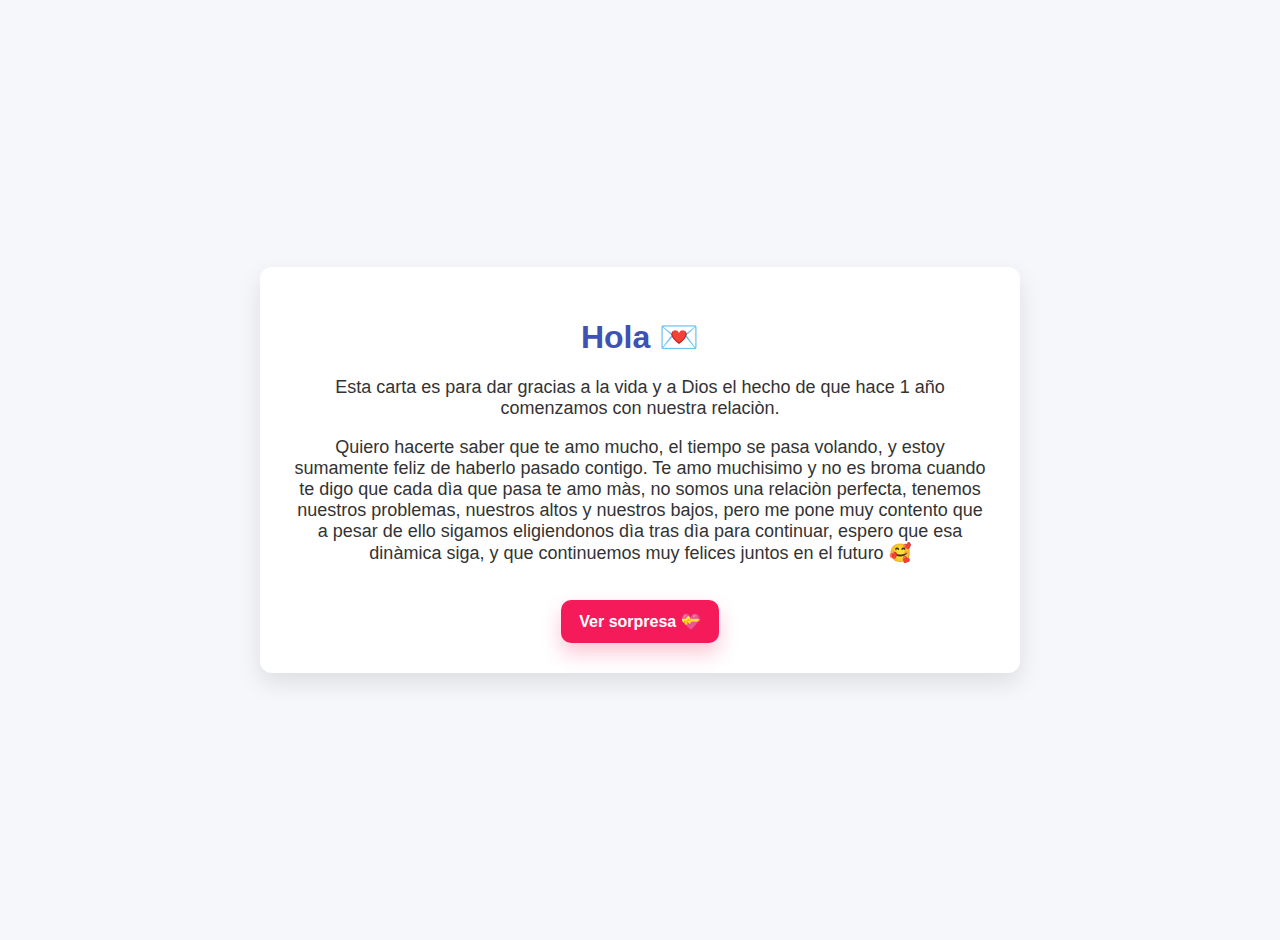
<file: index.html>
<!DOCTYPE html>
<html lang="es">
<head>
    <meta charset="UTF-8">
    <title>Para ti 🤍</title>
    <link rel="stylesheet" href="style.css">
</head>
<body>

    <div class="carta">
        <h1>Hola 💌</h1>
        <p>
            Esta carta es para dar gracias a la vida y a Dios el hecho de que hace 1 año comenzamos con nuestra relaciòn.
        </p>
        <p>
            Quiero hacerte saber que te amo mucho, el tiempo se pasa volando, y estoy sumamente feliz de haberlo pasado contigo. Te amo muchisimo y no es broma cuando te digo que cada dìa que pasa te amo màs, no somos una relaciòn perfecta, tenemos nuestros problemas, nuestros altos y nuestros bajos, pero me pone muy contento que a pesar de ello sigamos eligiendonos dìa tras dìa para continuar, espero que esa dinàmica siga, y que continuemos muy felices juntos en el futuro 🥰
        </p>
<a class="btn" href="sorpresa.html">Ver sorpresa 💝</a>

    </div>

</body>
</html>
</file>
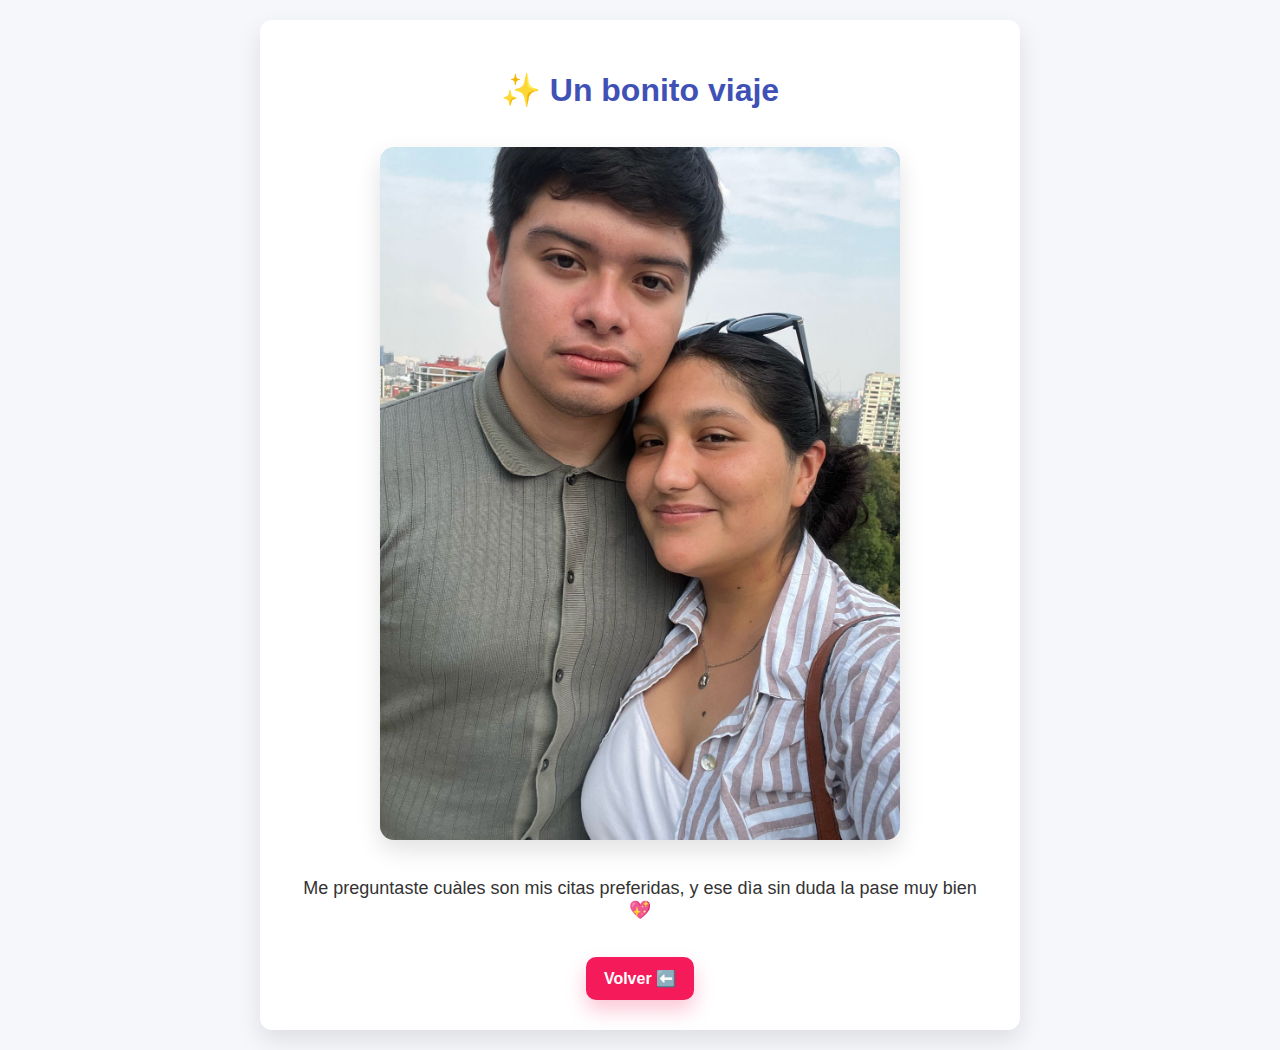
<file: momento1.html>
<!DOCTYPE html>
<html lang="es">
<head>
  <meta charset="UTF-8" />
  <meta name="viewport" content="width=device-width, initial-scale=1.0"/>
  <title>Un bonito viaje ✨</title>
  <link rel="stylesheet" href="style.css" />
</head>
<body>
  <div class="carta">
    <h1>✨ Un bonito viaje</h1>

    <img class="foto" src="img/Foto1.jpeg" alt="Un bonito viaje">

    <p>Me preguntaste cuàles son mis citas preferidas, y ese dìa sin duda la pase muy bien 💖</p>

    <a class="btn" href="sorpresa.html">Volver ⬅️</a>
  </div>
</body>
</html>
</file>
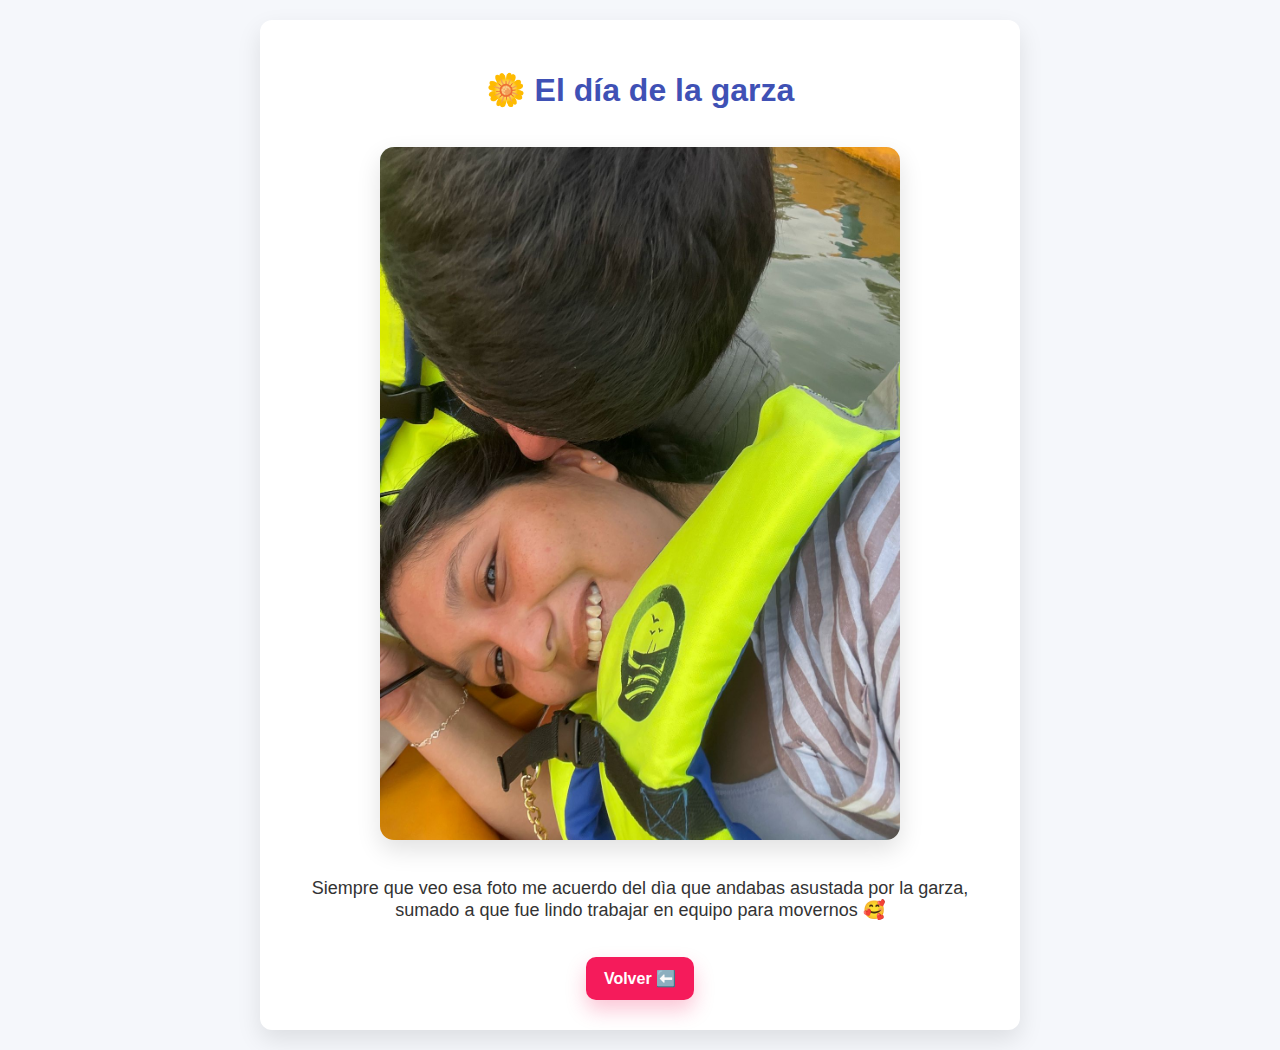
<file: momento2.html>
<!DOCTYPE html>
<html lang="es">
<head>
  <meta charset="UTF-8" />
  <meta name="viewport" content="width=device-width, initial-scale=1.0"/>
  <title>El día de la garza 🌼</title>
  <link rel="stylesheet" href="style.css" />
</head>
<body>
  <div class="carta">
    <h1>🌼 El día de la garza</h1>

    <img class="foto" src="img/Foto2.jpeg" alt="El día de la garza">

    <p>Siempre que veo esa foto me acuerdo del dìa que andabas asustada por la garza, sumado a que fue lindo trabajar en equipo para movernos 🥰</p>

    <a class="btn" href="sorpresa.html">Volver ⬅️</a>
  </div>
</body>
</html>
</file>
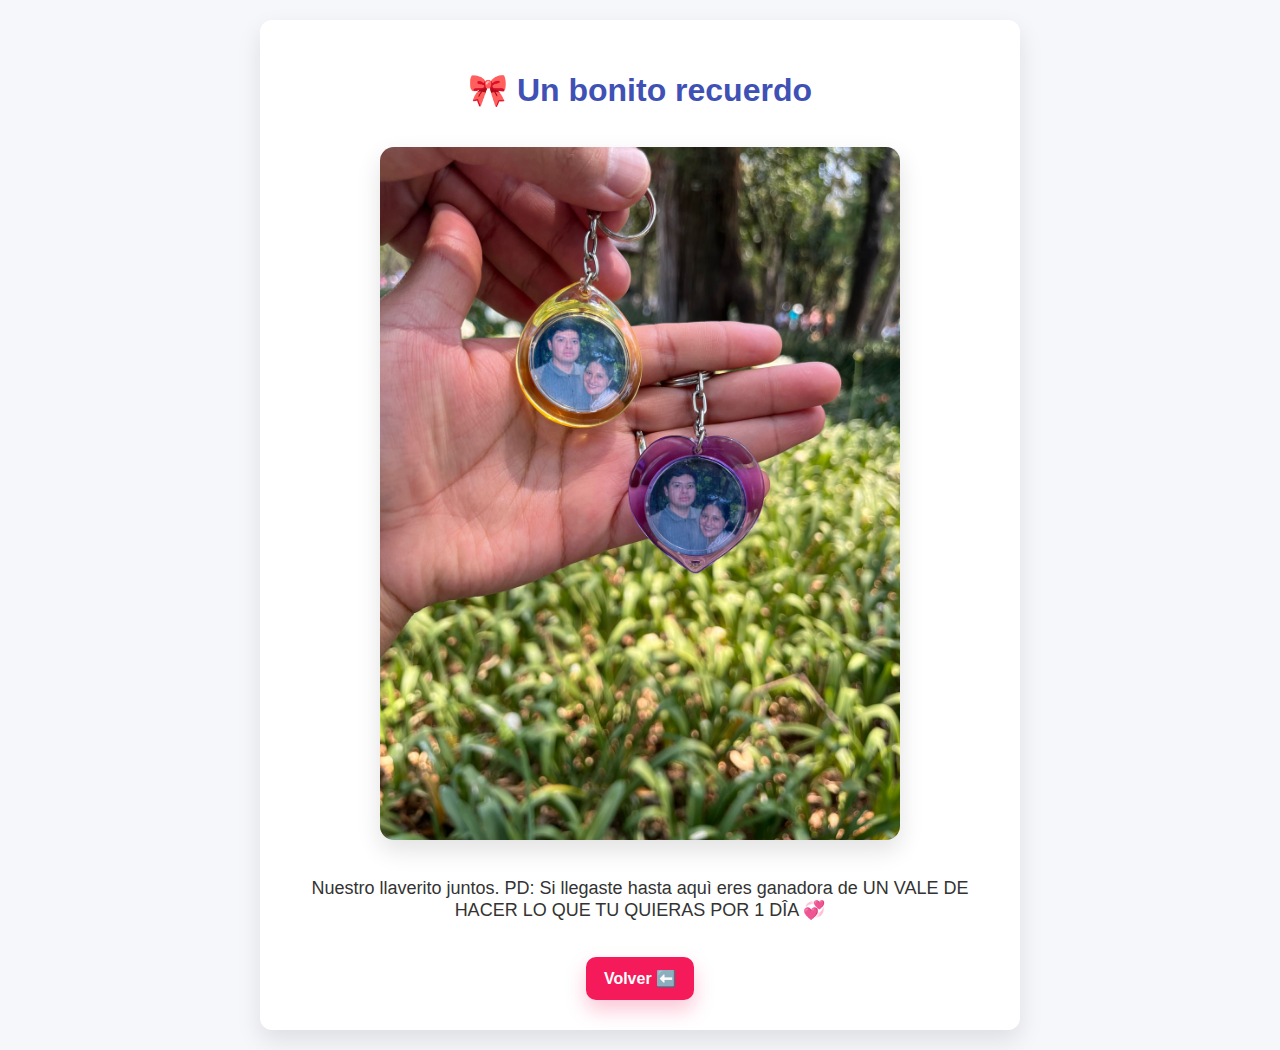
<file: momento3.html>
<!DOCTYPE html>
<html lang="es">
<head>
  <meta charset="UTF-8" />
  <meta name="viewport" content="width=device-width, initial-scale=1.0"/>
  <title>Un bonito recuerdo 🎀</title>
  <link rel="stylesheet" href="style.css" />
</head>
<body>
  <div class="carta">
    <h1>🎀 Un bonito recuerdo</h1>

    <img class="foto" src="img/Foto3.jpeg" alt="Un bonito recuerdo">

    <p>Nuestro llaverito juntos. PD: Si llegaste hasta aquì eres ganadora de UN VALE DE HACER LO QUE TU QUIERAS POR 1 DÎA 💞</p>

    <a class="btn" href="sorpresa.html">Volver ⬅️</a>
  </div>
</body>
</html>
</file>
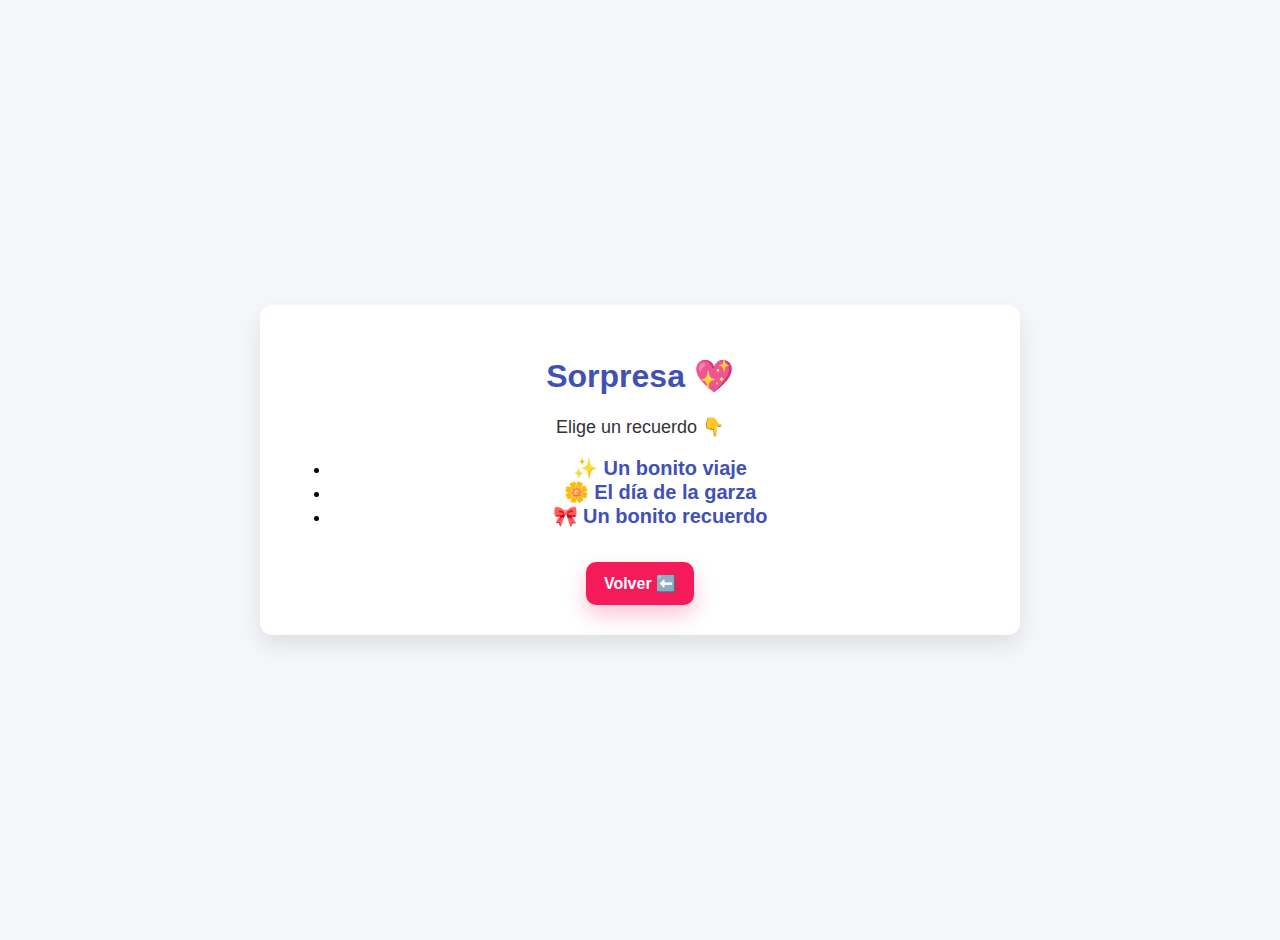
<file: sorpresa.html>
<!DOCTYPE html>
<html lang="es">
<head>
  <meta charset="UTF-8" />
  <meta name="viewport" content="width=device-width, initial-scale=1.0" />
  <title>Sorpresa 💖</title>

  <!-- MUY IMPORTANTE: así se conecta el CSS -->
  <link rel="stylesheet" href="style.css" />
</head>

<body>
  <div class="carta">
    <h1>Sorpresa 💖</h1>

    <p>Elige un recuerdo 👇</p>

    <ul class="lista">
      <li><a class="link" href="momento1.html">✨ Un bonito viaje</a></li>
      <li><a class="link" href="momento2.html">🌼 El día de la garza</a></li>
      <li><a class="link" href="momento3.html">🎀 Un bonito recuerdo</a></li>
    </ul>

    <a class="btn" href="index.html">Volver ⬅️</a>
  </div>
</body>
</html>
</file>
<file: style.css>
body {
  background-color: #f5f7fb;
  font-family: Arial, sans-serif;
  display: flex;
  justify-content: center;
  align-items: center;
  min-height: 100vh;
  margin: 0;
  padding: 20px;
}

.carta {
  background: white;
  padding: 30px;
  border-radius: 12px;
  width: 90%;
  max-width: 700px; /* antes 500px */
  box-shadow: 0 10px 25px rgba(0,0,0,0.1);
  text-align: center;
}

h1 {
  color: #3f51b5;
}

p {
  font-size: 18px;
  color: #333;
}

/* ===== BOTON (Opción A) ===== */
.btn{
  display: inline-block;
  margin-top: 18px;
  padding: 12px 18px;
  background: #f51b5b;
  color: white;
  text-decoration: none;
  border-radius: 10px;
  font-weight: 700;
  transition: transform .2s ease, box-shadow .2s ease, filter .2s ease;
  box-shadow: 0 10px 20px rgba(245,27,91,.25);
  transform: scale(1); /* base para que animación/hover no se peleen */
}

/* Hover: cuando pasas el mouse */
.btn:hover{
  transform: translateY(-2px) scale(1.03);
  box-shadow: 0 14px 28px rgba(245,27,91,.35);
  filter: brightness(1.05);
}

/* Click: cuando lo presionas */
.btn:active{
  transform: translateY(0px) scale(0.98);
}

/* Animación de latido suave */
.btn{
  animation: latido 1.8s ease-in-out infinite;
}

@keyframes latido{
  0%, 100% { transform: scale(1); }
  50%      { transform: scale(1.04); }
}

.foto{
  width: 100%;
  max-width: 520px;
  height: auto;
  border-radius: 14px;
  margin: 16px 0;
  box-shadow: 0 10px 25px rgba(0,0,0,0.12);
}

.link{
  text-decoration: none;
  font-weight: bold;
  color: #3f51b5;
  font-size: 20px; /* para que el menú se vea más grande */
}

.link:hover{
  text-decoration: underline;
}
</file>
